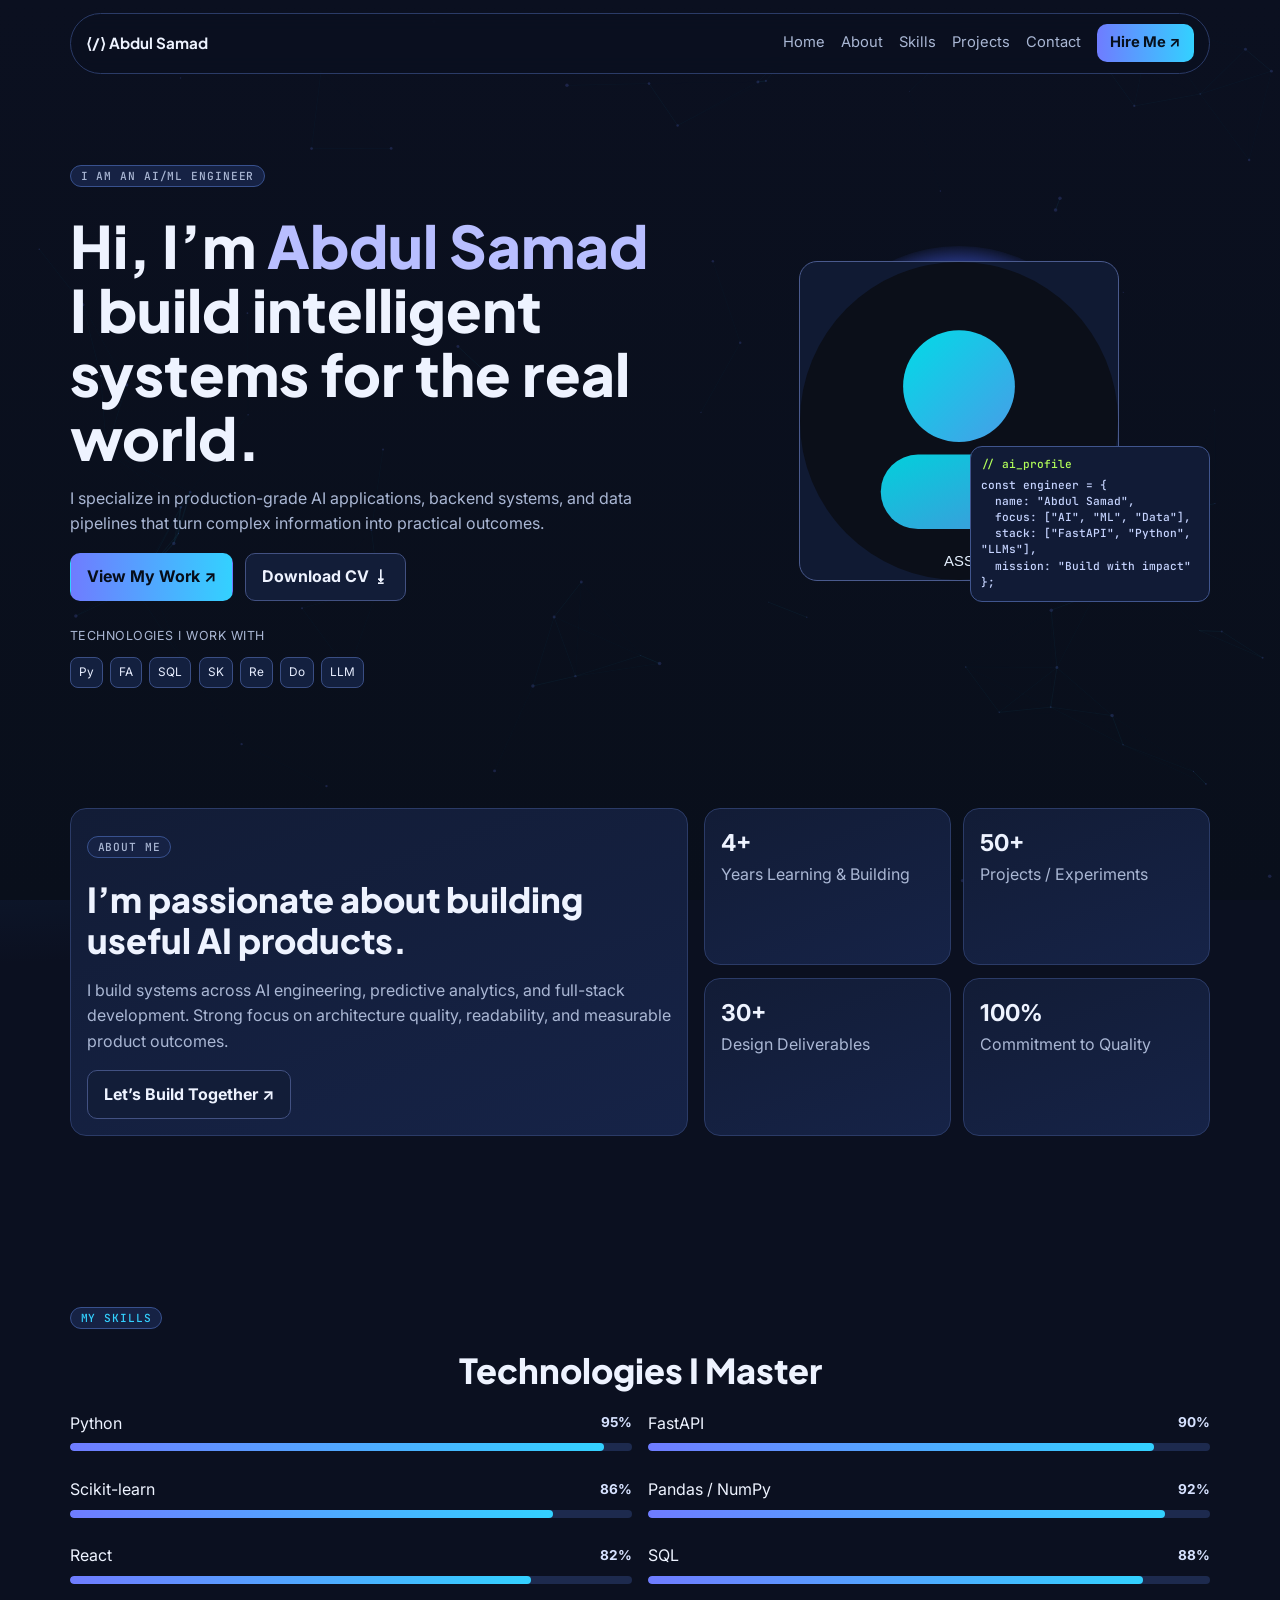
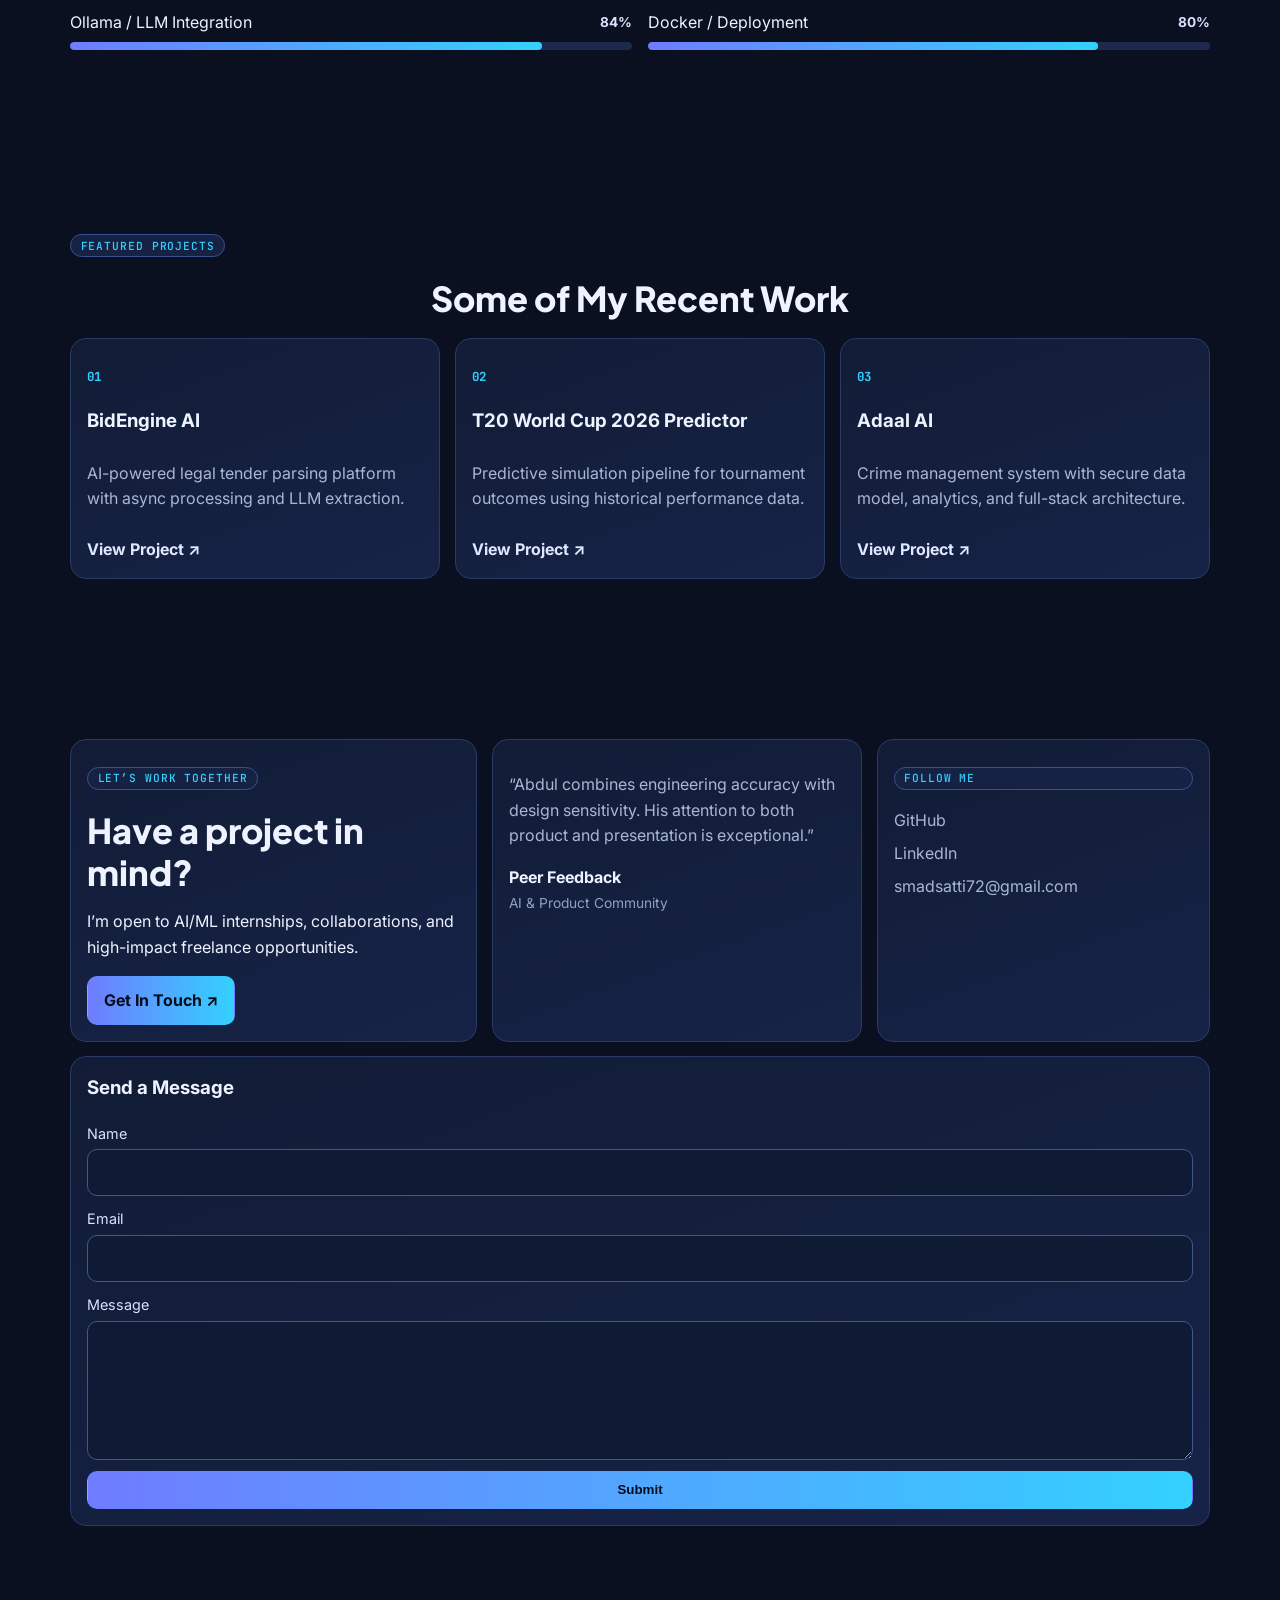
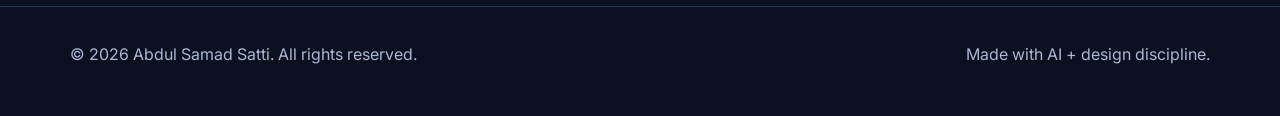
<file: index.html>
<!doctype html>
<html lang="en">
  <head>
    <meta charset="UTF-8" />
    <meta name="viewport" content="width=device-width, initial-scale=1.0" />
    <title>Abdul Samad Satti | AI/ML Engineer Portfolio</title>
    <meta
      name="description"
      content="Portfolio of Abdul Samad Satti — AI & Machine Learning Engineer, Data Scientist, and Full-Stack AI Developer."
    />
    <meta property="og:title" content="Abdul Samad Satti | AI/ML Engineer" />
    <meta
      property="og:description"
      content="Reference-inspired premium dark UI portfolio with AI engineering focus."
    />
    <meta property="og:type" content="website" />
    <meta property="og:image" content="./assets/og-image.svg" />
    <meta name="twitter:card" content="summary_large_image" />
    <meta name="theme-color" content="#0B1020" />

    <link rel="preconnect" href="https://fonts.googleapis.com" />
    <link rel="preconnect" href="https://fonts.gstatic.com" crossorigin />
    <link
      href="https://fonts.googleapis.com/css2?family=Inter:wght@400;500;600;700;800&family=Plus+Jakarta+Sans:wght@600;700;800&family=JetBrains+Mono:wght@500&display=swap"
      rel="stylesheet"
    />

    <link rel="stylesheet" href="styles.css" />
    <script defer src="script.js"></script>
  </head>
  <body>
    <div class="bg-gradient" aria-hidden="true"></div>
    <canvas id="stars" aria-hidden="true"></canvas>

    <header class="header">
      <div class="container nav-shell">
        <a href="#home" class="logo">⟨/⟩ Abdul Samad</a>

        <button id="menuBtn" class="menu-btn" aria-label="Toggle menu" aria-expanded="false">☰</button>

        <nav id="menu" class="menu" aria-label="Main navigation">
          <a href="#home">Home</a>
          <a href="#about">About</a>
          <a href="#skills">Skills</a>
          <a href="#projects">Projects</a>
          <a href="#contact">Contact</a>
          <a class="hire-btn" href="#contact">Hire Me ↗</a>
        </nav>
      </div>
    </header>

    <main id="home">
      <section class="hero section">
        <div class="container hero-grid">
          <div class="hero-copy">
            <p class="badge">I AM AN AI/ML ENGINEER</p>
            <h1>
              Hi, I’m <span>Abdul Samad</span><br />
              I build intelligent systems for the real world.
            </h1>
            <p>
              I specialize in production-grade AI applications, backend systems, and data pipelines that
              turn complex information into practical outcomes.
            </p>

            <div class="hero-actions">
              <a href="#projects" class="btn btn-solid">View My Work ↗</a>
              <a href="./assets/Abdul_Samad_Satti_Resume_OnePager.md" class="btn btn-outline" download
                >Download CV ⭳</a
              >
            </div>

            <div class="tech-row">
              <span>TECHNOLOGIES I WORK WITH</span>
              <div class="tech-icons">
                <i>Py</i><i>FA</i><i>SQL</i><i>SK</i><i>Re</i><i>Do</i><i>LLM</i>
              </div>
            </div>
          </div>

          <aside class="hero-visual">
            <div class="circle-glow"></div>
            <img src="./assets/profile.svg" alt="Abdul Samad Satti profile" class="profile" />
            <div class="code-card">
              <p>// ai_profile</p>
              <pre>
const engineer = {
  name: "Abdul Samad",
  focus: ["AI", "ML", "Data"],
  stack: ["FastAPI", "Python", "LLMs"],
  mission: "Build with impact"
};</pre
              >
            </div>
          </aside>
        </div>
      </section>

      <section id="about" class="section about">
        <div class="container about-grid">
          <article class="panel about-text">
            <p class="mini">ABOUT ME</p>
            <h2>I’m passionate about building useful AI products.</h2>
            <p>
              I build systems across AI engineering, predictive analytics, and full-stack development.
              Strong focus on architecture quality, readability, and measurable product outcomes.
            </p>
            <a href="#contact" class="btn btn-outline">Let’s Build Together ↗</a>
          </article>

          <div class="stats-grid">
            <article class="panel stat"><strong>4+</strong><span>Years Learning & Building</span></article>
            <article class="panel stat"><strong>50+</strong><span>Projects / Experiments</span></article>
            <article class="panel stat"><strong>30+</strong><span>Design Deliverables</span></article>
            <article class="panel stat"><strong>100%</strong><span>Commitment to Quality</span></article>
          </div>
        </div>
      </section>

      <section id="skills" class="section">
        <div class="container">
          <p class="mini center">MY SKILLS</p>
          <h2 class="center">Technologies I Master</h2>

          <div class="skills-grid">
            <article class="skill"><span>Python</span><b>95%</b><i style="--w:95%"></i></article>
            <article class="skill"><span>FastAPI</span><b>90%</b><i style="--w:90%"></i></article>
            <article class="skill"><span>Scikit-learn</span><b>86%</b><i style="--w:86%"></i></article>
            <article class="skill"><span>Pandas / NumPy</span><b>92%</b><i style="--w:92%"></i></article>
            <article class="skill"><span>React</span><b>82%</b><i style="--w:82%"></i></article>
            <article class="skill"><span>SQL</span><b>88%</b><i style="--w:88%"></i></article>
            <article class="skill"><span>Ollama / LLM Integration</span><b>84%</b><i style="--w:84%"></i></article>
            <article class="skill"><span>Docker / Deployment</span><b>80%</b><i style="--w:80%"></i></article>
          </div>
        </div>
      </section>

      <section id="projects" class="section">
        <div class="container">
          <p class="mini center">FEATURED PROJECTS</p>
          <h2 class="center">Some of My Recent Work</h2>

          <div class="project-grid">
            <article class="project-card panel">
              <p class="index">01</p>
              <h3>BidEngine AI</h3>
              <p>AI-powered legal tender parsing platform with async processing and LLM extraction.</p>
              <a href="https://github.com/samadsatti72-cloud/BidEngine-AI" target="_blank" rel="noreferrer"
                >View Project ↗</a
              >
            </article>

            <article class="project-card panel">
              <p class="index">02</p>
              <h3>T20 World Cup 2026 Predictor</h3>
              <p>Predictive simulation pipeline for tournament outcomes using historical performance data.</p>
              <a
                href="https://github.com/samadsatti72-cloud/T20_WORLDCUP-2026-PREDICTOR"
                target="_blank"
                rel="noreferrer"
                >View Project ↗</a
              >
            </article>

            <article class="project-card panel">
              <p class="index">03</p>
              <h3>Adaal AI</h3>
              <p>Crime management system with secure data model, analytics, and full-stack architecture.</p>
              <a href="https://github.com/samadsatti72-cloud/Adaal-AI" target="_blank" rel="noreferrer"
                >View Project ↗</a
              >
            </article>
          </div>
        </div>
      </section>

      <section id="contact" class="section contact-section">
        <div class="container contact-grid">
          <article class="panel cta-block">
            <p class="mini">LET’S WORK TOGETHER</p>
            <h2>Have a project in mind?</h2>
            <p>I’m open to AI/ML internships, collaborations, and high-impact freelance opportunities.</p>
            <a href="mailto:smadsatti72@gmail.com" class="btn btn-solid">Get In Touch ↗</a>
          </article>

          <article class="panel quote-block">
            <p>
              “Abdul combines engineering accuracy with design sensitivity. His attention to both product and
              presentation is exceptional.”
            </p>
            <div>
              <strong>Peer Feedback</strong>
              <span>AI & Product Community</span>
            </div>
          </article>

          <article class="panel follow-block">
            <p class="mini">FOLLOW ME</p>
            <a href="https://github.com/samadsatti72-cloud" target="_blank" rel="noreferrer">GitHub</a>
            <a href="https://www.linkedin.com/in/abdulsamadsatti/" target="_blank" rel="noreferrer"
              >LinkedIn</a
            >
            <a href="mailto:smadsatti72@gmail.com">smadsatti72@gmail.com</a>
          </article>
        </div>

        <div class="container form-wrap panel">
          <h3>Send a Message</h3>
          <form action="https://formspree.io/f/xblyznqr" method="POST" class="contact-form">
            <label>Name<input type="text" name="name" required /></label>
            <label>Email<input type="email" name="email" required /></label>
            <label>Message<textarea name="message" rows="5" required></textarea></label>
            <button type="submit" class="btn btn-solid">Submit</button>
          </form>
        </div>
      </section>
    </main>

    <footer class="footer">
      <div class="container foot-row">
        <p>© <span id="year"></span> Abdul Samad Satti. All rights reserved.</p>
        <p>Made with AI + design discipline.</p>
      </div>
    </footer>
  </body>
</html>
</file>
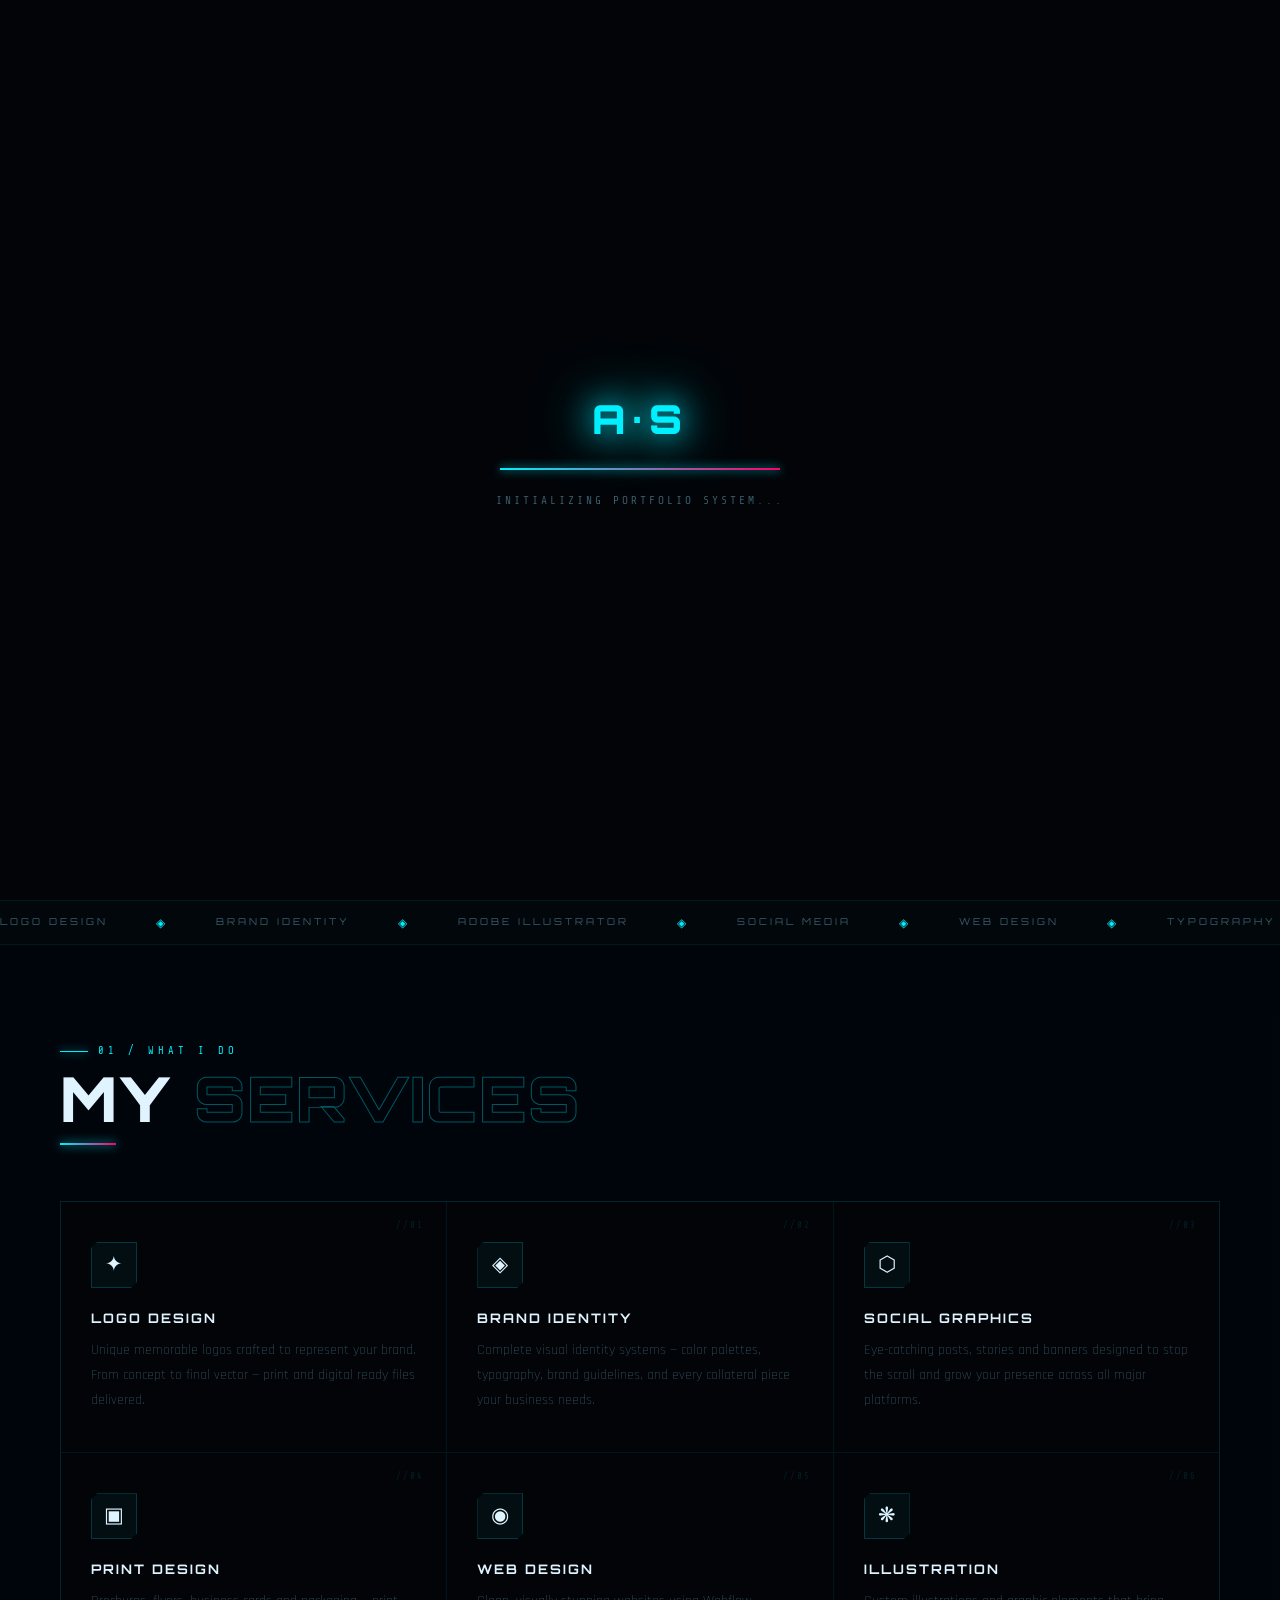
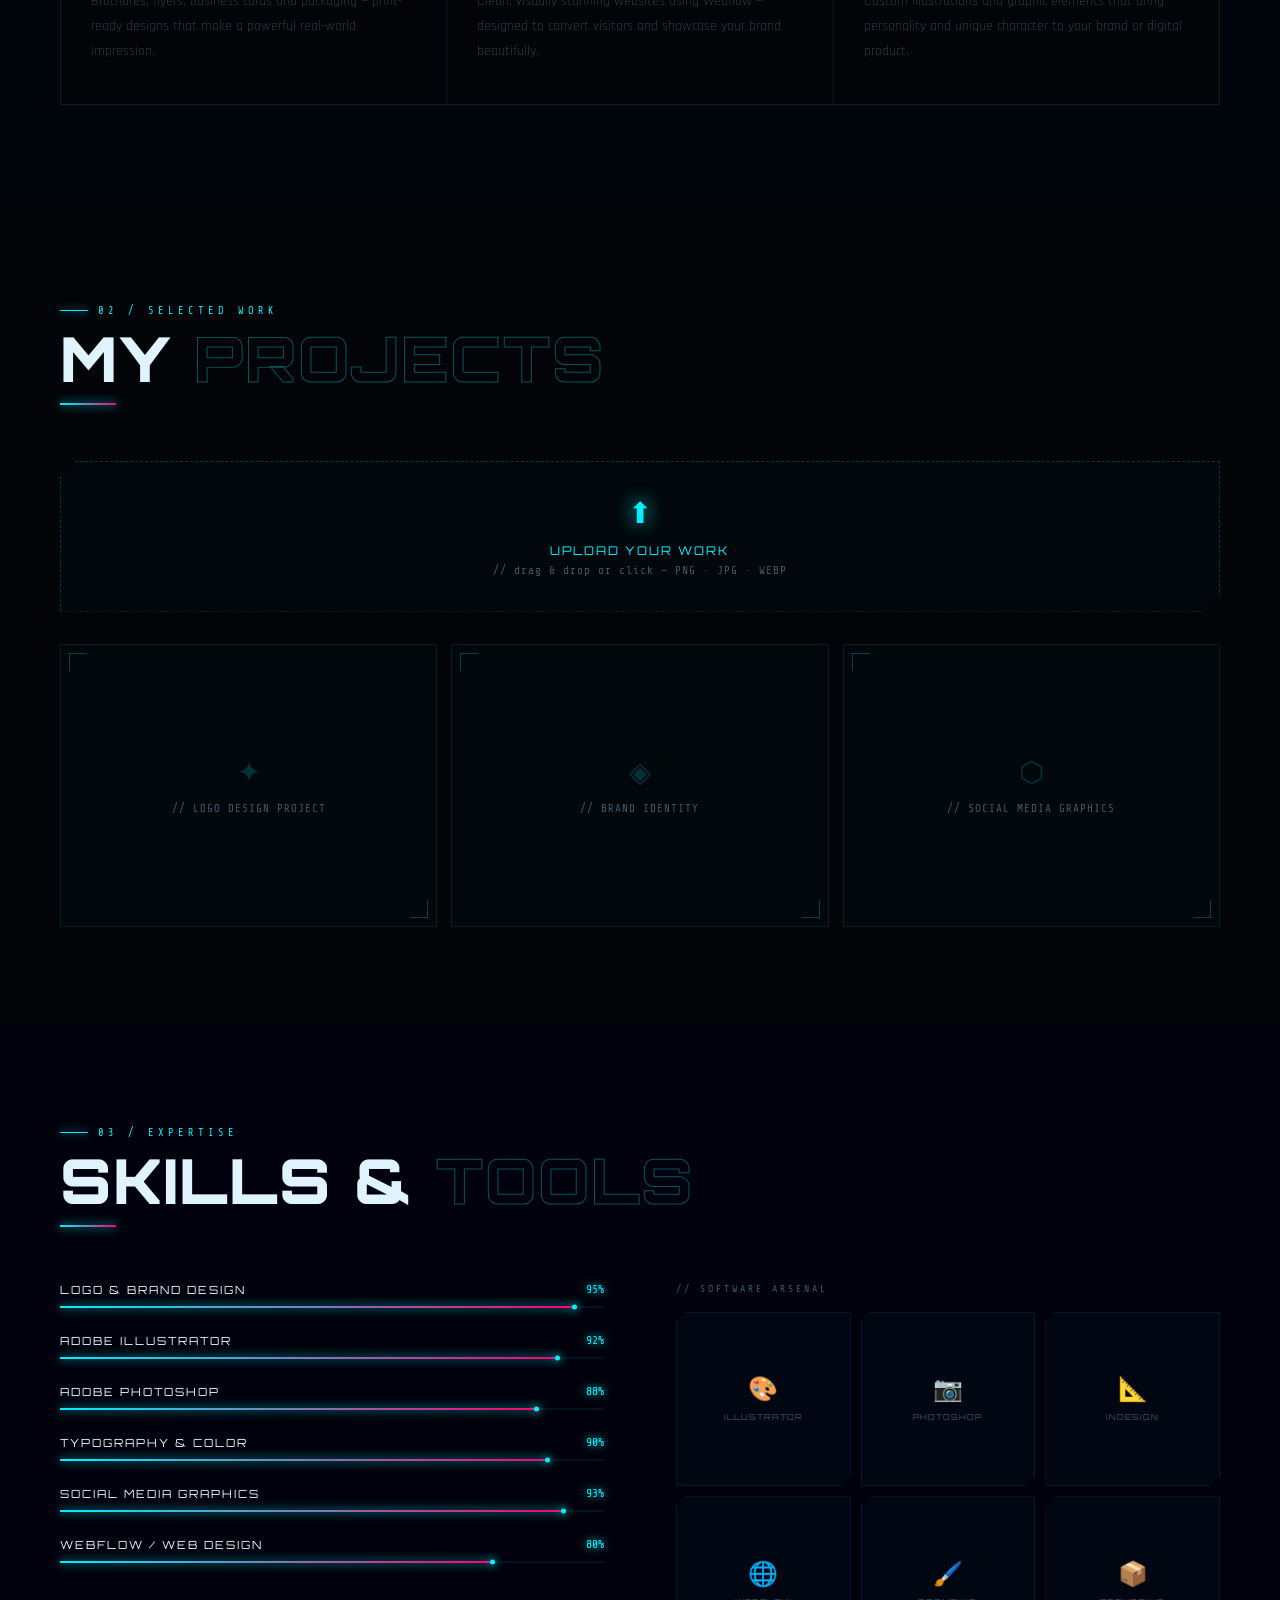
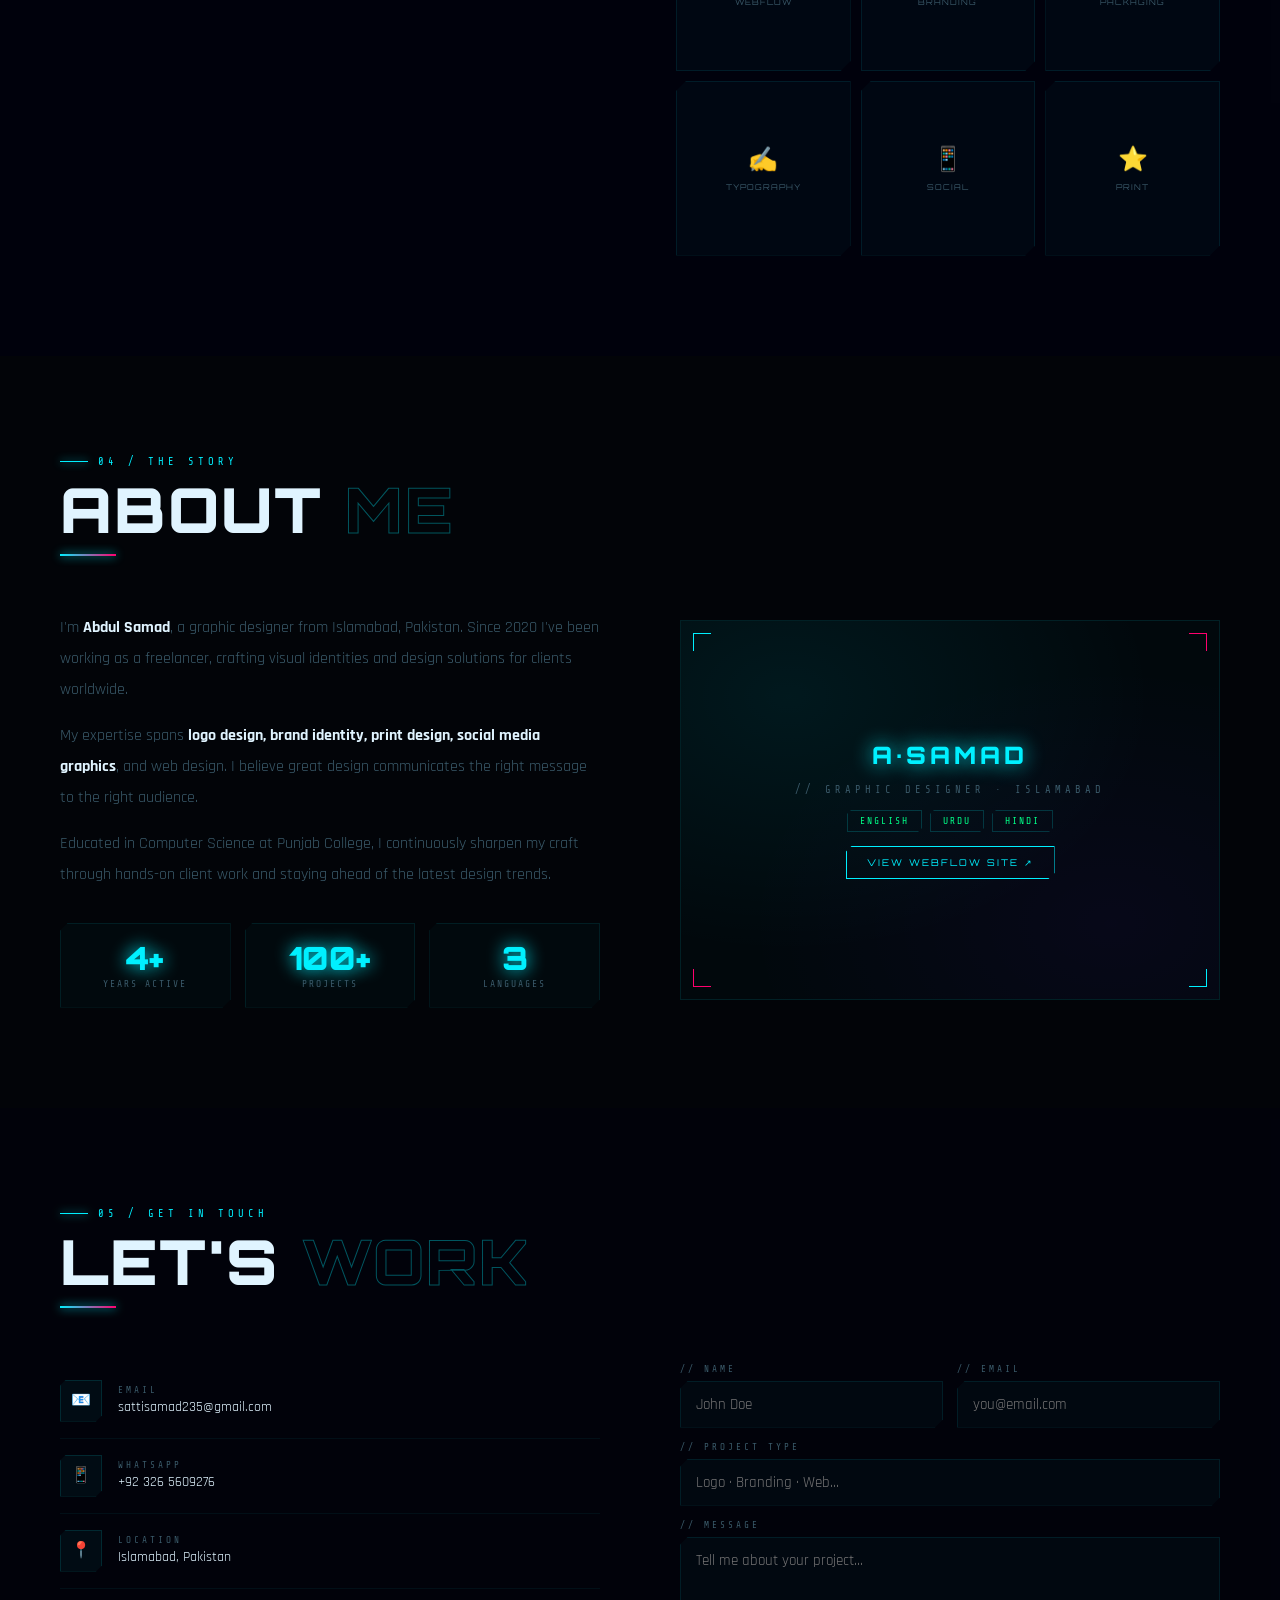
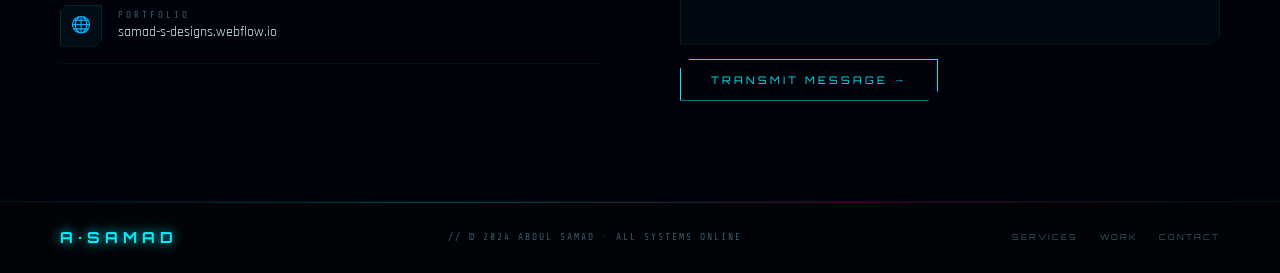
<file: abdul-samad-portfolio.html>
<!DOCTYPE html>
<html lang="en">
<head>
<meta charset="UTF-8"/>
<meta name="viewport" content="width=device-width,initial-scale=1.0"/>
<title>Abdul Samad — Visual Designer</title>
<link href="https://fonts.googleapis.com/css2?family=Orbitron:wght@400;600;700;900&family=Rajdhani:wght@300;400;500;600;700&family=Share+Tech+Mono&display=swap" rel="stylesheet"/>
<style>
:root{
  --bg:#020408;
  --c1:#00f0ff;
  --c2:#ff006e;
  --c3:#7b00ff;
  --c4:#00ff88;
  --text:#e0f4ff;
  --muted:#3a5a6a;
  --grid:rgba(0,240,255,0.04);
}
*,*::before,*::after{box-sizing:border-box;margin:0;padding:0;}
html{scroll-behavior:smooth;}
body{background:var(--bg);color:var(--text);font-family:'Rajdhani',sans-serif;overflow-x:hidden;cursor:none;}

/* CANVAS */
#particleCanvas{position:fixed;inset:0;z-index:0;pointer-events:none;}

/* GRID */
body::before{
  content:'';position:fixed;inset:0;z-index:1;
  background-image:linear-gradient(var(--grid) 1px,transparent 1px),linear-gradient(90deg,var(--grid) 1px,transparent 1px);
  background-size:60px 60px;pointer-events:none;
  mask-image:radial-gradient(ellipse 80% 80% at 50% 50%,black 40%,transparent 100%);
}

/* SCANLINES */
body::after{
  content:'';position:fixed;inset:0;z-index:2;
  background:repeating-linear-gradient(0deg,transparent,transparent 2px,rgba(0,0,0,0.025) 2px,rgba(0,0,0,0.025) 4px);
  pointer-events:none;
}

/* CURSOR */
#cur{position:fixed;top:0;left:0;z-index:9999;pointer-events:none;}
.cur-ring{position:absolute;transform:translate(-50%,-50%);width:48px;height:48px;border:1px solid rgba(0,240,255,0.5);border-radius:50%;transition:all 0.15s ease-out;}
.cur-cross{position:absolute;transform:translate(-50%,-50%);width:20px;height:20px;}
.cur-cross::before,.cur-cross::after{content:'';position:absolute;background:var(--c1);}
.cur-cross::before{width:100%;height:1px;top:50%;left:0;transform:translateY(-50%);}
.cur-cross::after{width:1px;height:100%;left:50%;top:0;transform:translateX(-50%);}
.cur-dot{position:absolute;transform:translate(-50%,-50%);width:4px;height:4px;background:var(--c1);border-radius:50%;box-shadow:0 0 8px var(--c1);}
body:has(a:hover) .cur-ring,body:has(button:hover) .cur-ring{width:66px;height:66px;border-color:var(--c2);}
body:has(a:hover) .cur-cross::before,body:has(a:hover) .cur-cross::after,
body:has(button:hover) .cur-cross::before,body:has(button:hover) .cur-cross::after{background:var(--c2);}

/* LOADER */
#loader{position:fixed;inset:0;z-index:10000;background:var(--bg);display:flex;flex-direction:column;align-items:center;justify-content:center;gap:24px;transition:opacity 0.8s,visibility 0.8s;}
#loader.done{opacity:0;visibility:hidden;}
.l-logo{font-family:'Orbitron',sans-serif;font-size:2.5rem;font-weight:900;color:var(--c1);text-shadow:0 0 30px var(--c1),0 0 60px var(--c1);letter-spacing:6px;animation:glowPulse 1.5s ease-in-out infinite;}
@keyframes glowPulse{0%,100%{text-shadow:0 0 20px var(--c1),0 0 40px var(--c1)}50%{text-shadow:0 0 50px var(--c1),0 0 100px var(--c1)}}
.l-bar-wrap{width:280px;height:2px;background:rgba(0,240,255,0.1);}
.l-bar{height:100%;background:linear-gradient(90deg,var(--c1),var(--c2));width:0%;animation:lp 2s ease-out forwards;box-shadow:0 0 10px var(--c1);}
@keyframes lp{to{width:100%}}
.l-txt{font-family:'Share Tech Mono',monospace;font-size:0.7rem;color:var(--muted);letter-spacing:3px;animation:blink 1s step-end infinite;}
@keyframes blink{0%,100%{opacity:1}50%{opacity:0.3}}

/* NAV */
nav{position:fixed;top:0;width:100%;z-index:100;display:flex;justify-content:space-between;align-items:center;padding:20px 60px;background:rgba(2,4,8,0.75);backdrop-filter:blur(20px);border-bottom:1px solid rgba(0,240,255,0.07);}
nav::after{content:'';position:absolute;bottom:0;left:0;right:0;height:1px;background:linear-gradient(90deg,transparent,var(--c1),transparent);opacity:0.3;}
.nav-logo{font-family:'Orbitron',sans-serif;font-size:1.1rem;font-weight:700;color:var(--c1);text-decoration:none;letter-spacing:4px;text-shadow:0 0 15px var(--c1);position:relative;}
.nav-logo::after{content:'[DESIGNER]';position:absolute;top:100%;left:0;font-size:0.5rem;color:var(--muted);letter-spacing:3px;margin-top:2px;}
.nav-links{display:flex;gap:32px;list-style:none;}
.nav-links a{color:var(--muted);text-decoration:none;font-size:0.65rem;letter-spacing:3px;text-transform:uppercase;font-family:'Orbitron',sans-serif;transition:color 0.3s,text-shadow 0.3s;position:relative;}
.nav-links a::before{content:attr(data-num);position:absolute;top:-14px;left:0;font-size:0.45rem;color:var(--c1);opacity:0.5;}
.nav-links a:hover{color:var(--c1);text-shadow:0 0 12px var(--c1);}
.nav-hire{font-family:'Orbitron',sans-serif;font-size:0.6rem;letter-spacing:3px;padding:10px 22px;border:1px solid var(--c1);color:var(--c1);background:transparent;cursor:none;text-decoration:none;position:relative;overflow:hidden;transition:color 0.3s;clip-path:polygon(8px 0%,100% 0%,100% calc(100% - 8px),calc(100% - 8px) 100%,0% 100%,0% 8px);}
.nav-hire::before{content:'';position:absolute;inset:0;background:var(--c1);transform:translateX(-100%);transition:transform 0.3s;}
.nav-hire:hover{color:#000;}
.nav-hire:hover::before{transform:translateX(0);}
.nav-hire span{position:relative;z-index:1;}

/* HERO */
#hero{min-height:100vh;display:flex;flex-direction:column;align-items:flex-start;justify-content:center;padding:140px 60px 80px;position:relative;overflow:hidden;}
.hc{position:absolute;width:100px;height:100px;opacity:0.5;}
.hc.tl{top:90px;left:40px;border-top:1px solid var(--c1);border-left:1px solid var(--c1);}
.hc.tr{top:90px;right:40px;border-top:1px solid var(--c2);border-right:1px solid var(--c2);}
.hc.br{bottom:40px;right:40px;border-bottom:1px solid var(--c1);border-right:1px solid var(--c1);}
.hc.bl{bottom:40px;left:40px;border-bottom:1px solid var(--c2);border-left:1px solid var(--c2);}

.hero-sys{font-family:'Share Tech Mono',monospace;font-size:0.68rem;color:var(--c4);letter-spacing:2px;margin-bottom:20px;opacity:0;animation:fadeUp 0.6s 2.5s ease both;}
.hero-sys span{color:var(--muted);}

.glitch-wrap{opacity:0;animation:fadeUp 0.7s 2.6s ease both;position:relative;}
.hero-name{font-family:'Orbitron',sans-serif;font-size:clamp(48px,8vw,115px);font-weight:900;line-height:0.9;letter-spacing:2px;color:var(--text);position:relative;animation:glitchBase 6s infinite;}
.hero-name::before,.hero-name::after{content:attr(data-text);position:absolute;top:0;left:0;width:100%;height:100%;font-family:'Orbitron',sans-serif;font-size:inherit;font-weight:900;}
.hero-name::before{color:var(--c2);animation:glitch1 6s infinite;clip-path:polygon(0 15%,100% 15%,100% 35%,0 35%);}
.hero-name::after{color:var(--c1);animation:glitch2 6s infinite;clip-path:polygon(0 60%,100% 60%,100% 80%,0 80%);}
@keyframes glitchBase{0%,88%,100%{transform:translate(0)}89%{transform:translate(-2px,1px)}91%{transform:translate(2px,-1px)}93%{transform:translate(0)}}
@keyframes glitch1{0%,88%,100%{transform:translate(0);opacity:0}89%{transform:translate(4px,-2px);opacity:0.85}91%{transform:translate(-4px,2px);opacity:0.85}93%{opacity:0}}
@keyframes glitch2{0%,88%,100%{transform:translate(0);opacity:0}89%{transform:translate(-5px,1px);opacity:0.85}91%{transform:translate(5px,-1px);opacity:0.85}93%{opacity:0}}

.hero-sub{font-family:'Orbitron',sans-serif;font-size:clamp(13px,1.8vw,20px);font-weight:400;letter-spacing:8px;color:var(--c1);text-shadow:0 0 20px var(--c1);margin-top:12px;opacity:0;animation:fadeUp 0.7s 2.8s ease both;}
.typewriter-wrap{margin-top:28px;font-family:'Share Tech Mono',monospace;font-size:0.95rem;color:var(--muted);letter-spacing:2px;opacity:0;animation:fadeUp 0.6s 3s ease both;}
#typeText{color:var(--c4);}
.cblink{display:inline-block;width:2px;height:1em;background:var(--c1);vertical-align:middle;margin-left:3px;animation:blink 0.8s step-end infinite;}

.hero-metrics{display:flex;gap:36px;margin-top:48px;opacity:0;animation:fadeUp 0.7s 3.2s ease both;flex-wrap:wrap;}
.metric{padding:18px 26px;background:rgba(0,240,255,0.03);border:1px solid rgba(0,240,255,0.12);clip-path:polygon(12px 0%,100% 0%,100% calc(100% - 12px),calc(100% - 12px) 100%,0% 100%,0% 12px);transition:background 0.3s,border-color 0.3s;}
.metric:hover{background:rgba(0,240,255,0.07);border-color:rgba(0,240,255,0.35);}
.metric-num{font-family:'Orbitron',sans-serif;font-size:1.9rem;font-weight:900;color:var(--c1);text-shadow:0 0 20px var(--c1);line-height:1;}
.metric-label{font-size:0.62rem;letter-spacing:2px;color:var(--muted);margin-top:4px;text-transform:uppercase;font-family:'Share Tech Mono',monospace;}

.hero-cta{display:flex;gap:16px;margin-top:36px;flex-wrap:wrap;opacity:0;animation:fadeUp 0.6s 3.4s ease both;}
.btn-neon{font-family:'Orbitron',sans-serif;font-size:0.65rem;letter-spacing:3px;padding:13px 30px;background:transparent;border:1px solid var(--c1);color:var(--c1);text-decoration:none;cursor:none;position:relative;overflow:hidden;clip-path:polygon(10px 0%,100% 0%,100% calc(100% - 10px),calc(100% - 10px) 100%,0% 100%,0% 10px);transition:color 0.3s;display:inline-block;}
.btn-neon::before{content:'';position:absolute;inset:0;background:linear-gradient(135deg,var(--c1),var(--c3));transform:translateX(-100%);transition:transform 0.35s ease;}
.btn-neon:hover{color:#000;}
.btn-neon:hover::before{transform:translateX(0);}
.btn-neon span{position:relative;z-index:1;}
.btn-ghost2{font-family:'Orbitron',sans-serif;font-size:0.65rem;letter-spacing:3px;padding:13px 30px;border:1px solid rgba(255,255,255,0.09);color:var(--muted);text-decoration:none;cursor:none;display:inline-block;transition:border-color 0.3s,color 0.3s;clip-path:polygon(10px 0%,100% 0%,100% calc(100% - 10px),calc(100% - 10px) 100%,0% 100%,0% 10px);}
.btn-ghost2:hover{border-color:var(--c2);color:var(--c2);}

/* MARQUEE */
.mq{border-top:1px solid rgba(0,240,255,0.07);border-bottom:1px solid rgba(0,240,255,0.07);overflow:hidden;padding:14px 0;background:rgba(0,240,255,0.015);position:relative;z-index:3;}
.mq-track{display:flex;gap:48px;animation:marquee 22s linear infinite;white-space:nowrap;}
.mq-track span{font-family:'Orbitron',sans-serif;font-size:0.6rem;letter-spacing:3px;color:var(--muted);text-transform:uppercase;}
.mq-track .sep{color:var(--c1);font-size:0.75rem;}
@keyframes marquee{from{transform:translateX(0)}to{transform:translateX(-50%)}}

/* SECTIONS */
section{padding:100px 60px;position:relative;z-index:3;}
.sec-head{margin-bottom:56px;}
.sec-tag{font-family:'Share Tech Mono',monospace;font-size:0.65rem;color:var(--c1);letter-spacing:4px;margin-bottom:10px;display:flex;align-items:center;gap:10px;}
.sec-tag::before{content:'';width:28px;height:1px;background:var(--c1);box-shadow:0 0 8px var(--c1);}
.sec-title{font-family:'Orbitron',sans-serif;font-size:clamp(34px,5vw,62px);font-weight:900;line-height:1;letter-spacing:2px;}
.sec-title .hollow{-webkit-text-stroke:1px rgba(0,240,255,0.35);color:transparent;}
.sec-line{width:56px;height:2px;background:linear-gradient(90deg,var(--c1),var(--c2));margin-top:14px;box-shadow:0 0 10px var(--c1);}

/* SERVICES */
#services{background:rgba(0,8,16,0.6);}
.svc-grid{display:grid;grid-template-columns:repeat(3,1fr);gap:1px;background:rgba(0,240,255,0.07);border:1px solid rgba(0,240,255,0.07);}
.svc{background:var(--bg);padding:40px 30px;position:relative;overflow:hidden;transition:background 0.4s;}
.svc::before{content:'';position:absolute;top:0;left:0;right:0;height:1px;background:linear-gradient(90deg,transparent,var(--c1),transparent);transform:scaleX(0);transform-origin:left;transition:transform 0.5s;box-shadow:0 0 8px var(--c1);}
.svc::after{content:attr(data-num);position:absolute;top:18px;right:22px;font-family:'Share Tech Mono',monospace;font-size:0.55rem;color:rgba(0,240,255,0.12);letter-spacing:2px;}
.svc:hover{background:rgba(0,240,255,0.035);}
.svc:hover::before{transform:scaleX(1);}
.svc-icon{width:46px;height:46px;margin-bottom:22px;border:1px solid rgba(0,240,255,0.18);display:flex;align-items:center;justify-content:center;font-size:1.3rem;clip-path:polygon(6px 0%,100% 0%,100% calc(100% - 6px),calc(100% - 6px) 100%,0% 100%,0% 6px);background:rgba(0,240,255,0.04);transition:all 0.3s;}
.svc:hover .svc-icon{background:rgba(0,240,255,0.1);border-color:var(--c1);box-shadow:0 0 18px rgba(0,240,255,0.18);}
.svc-title{font-family:'Orbitron',sans-serif;font-size:0.82rem;font-weight:700;letter-spacing:2px;margin-bottom:12px;}
.svc-desc{color:var(--muted);font-size:0.86rem;line-height:1.8;font-weight:300;}

/* PORTFOLIO */
#portfolio{}
.upload-zone{border:1px dashed rgba(0,240,255,0.22);padding:34px;text-align:center;transition:all 0.3s;cursor:pointer;margin-bottom:32px;background:rgba(0,240,255,0.015);position:relative;clip-path:polygon(16px 0%,100% 0%,100% calc(100% - 16px),calc(100% - 16px) 100%,0% 100%,0% 16px);}
.upload-zone:hover,.upload-zone.drag-over{border-color:var(--c1);background:rgba(0,240,255,0.05);box-shadow:inset 0 0 30px rgba(0,240,255,0.04);}
.upload-zone input[type=file]{position:absolute;inset:0;opacity:0;cursor:pointer;width:100%;height:100%;}
.upload-icon{font-size:1.8rem;margin-bottom:10px;color:var(--c1);text-shadow:0 0 20px var(--c1);}
.upload-text{font-family:'Orbitron',sans-serif;font-size:0.75rem;letter-spacing:2px;color:var(--c1);margin-bottom:6px;}
.upload-sub{color:var(--muted);font-size:0.7rem;letter-spacing:1px;font-family:'Share Tech Mono',monospace;}
.p-grid{display:grid;grid-template-columns:repeat(auto-fill,minmax(290px,1fr));gap:14px;}
.p-item{position:relative;aspect-ratio:4/3;background:rgba(0,240,255,0.02);border:1px solid rgba(0,240,255,0.09);overflow:hidden;transition:border-color 0.3s,box-shadow 0.3s;cursor:none;}
.p-item:hover{border-color:rgba(0,240,255,0.35);box-shadow:0 0 25px rgba(0,240,255,0.08);}
.p-item img{width:100%;height:100%;object-fit:cover;display:block;transition:transform 0.6s ease;}
.p-item:hover img{transform:scale(1.07);}
.p-overlay{position:absolute;inset:0;background:linear-gradient(to top,rgba(2,4,8,0.95) 0%,rgba(2,4,8,0.3) 50%,transparent 100%);opacity:0;transition:opacity 0.4s;display:flex;flex-direction:column;justify-content:flex-end;padding:22px;}
.p-item:hover .p-overlay{opacity:1;}
.p-scan{position:absolute;top:0;left:0;right:0;height:1px;background:linear-gradient(90deg,transparent,var(--c1),transparent);box-shadow:0 0 8px var(--c1);transform:translateY(-100%);}
.p-item:hover .p-scan{animation:scanLine 0.9s ease-out forwards;}
@keyframes scanLine{0%{transform:translateY(0%);opacity:1}100%{transform:translateY(3500%);opacity:0}}
.p-title{font-family:'Orbitron',sans-serif;font-size:0.8rem;letter-spacing:2px;font-weight:700;}
.p-cat{color:var(--c1);font-size:0.6rem;letter-spacing:3px;margin-top:4px;font-family:'Share Tech Mono',monospace;}
.p-del{position:absolute;top:10px;right:10px;background:rgba(255,0,110,0.85);border:none;width:24px;height:24px;color:white;font-size:0.65rem;cursor:pointer;display:none;align-items:center;justify-content:center;clip-path:polygon(4px 0%,100% 0%,100% calc(100% - 4px),calc(100% - 4px) 100%,0% 100%,0% 4px);}
.p-item:hover .p-del{display:flex;}
.p-placeholder{display:flex;flex-direction:column;align-items:center;justify-content:center;height:100%;gap:10px;padding:20px;text-align:center;}
.ph-icon{font-size:1.8rem;color:rgba(0,240,255,0.18);}
.ph-txt{color:var(--muted);font-size:0.68rem;font-family:'Share Tech Mono',monospace;letter-spacing:1px;}
.ph-b{position:absolute;inset:0;pointer-events:none;}
.ph-b::before{content:'';position:absolute;top:8px;left:8px;width:18px;height:18px;border-top:1px solid rgba(0,240,255,0.25);border-left:1px solid rgba(0,240,255,0.25);}
.ph-b::after{content:'';position:absolute;bottom:8px;right:8px;width:18px;height:18px;border-bottom:1px solid rgba(0,240,255,0.25);border-right:1px solid rgba(0,240,255,0.25);}

/* SKILLS */
#skills{background:rgba(0,0,18,0.55);}
.sk-layout{display:grid;grid-template-columns:1fr 1fr;gap:72px;align-items:start;}
.skill-item{margin-bottom:26px;}
.skill-head{display:flex;justify-content:space-between;align-items:center;margin-bottom:9px;}
.skill-name{font-family:'Orbitron',sans-serif;font-size:0.7rem;letter-spacing:2px;}
.skill-val{font-family:'Share Tech Mono',monospace;font-size:0.72rem;color:var(--c1);text-shadow:0 0 8px var(--c1);}
.skill-track{height:2px;background:rgba(0,240,255,0.07);position:relative;}
.skill-fill{height:100%;background:linear-gradient(90deg,var(--c1),var(--c2));transform:scaleX(0);transform-origin:left;transition:transform 1.5s cubic-bezier(0.16,1,0.3,1);box-shadow:0 0 10px var(--c1);position:relative;}
.skill-fill::after{content:'';position:absolute;right:0;top:50%;transform:translateY(-50%);width:5px;height:5px;background:var(--c1);border-radius:50%;box-shadow:0 0 10px var(--c1);}
.skill-fill.on{transform:scaleX(1);}
.hex-grid{display:grid;grid-template-columns:repeat(3,1fr);gap:10px;}
.hex-tool{aspect-ratio:1;display:flex;flex-direction:column;align-items:center;justify-content:center;gap:7px;background:rgba(0,240,255,0.025);border:1px solid rgba(0,240,255,0.09);clip-path:polygon(10px 0%,100% 0%,100% calc(100% - 10px),calc(100% - 10px) 100%,0% 100%,0% 10px);cursor:none;transition:all 0.3s;position:relative;overflow:hidden;}
.hex-tool::before{content:'';position:absolute;inset:0;background:linear-gradient(135deg,var(--c1),var(--c3));opacity:0;transition:opacity 0.3s;}
.hex-tool:hover{border-color:var(--c1);box-shadow:0 0 18px rgba(0,240,255,0.12);}
.hex-tool:hover::before{opacity:0.07;}
.hex-tool span:first-child{font-size:1.5rem;position:relative;z-index:1;}
.hex-tool span:last-child{font-family:'Orbitron',sans-serif;font-size:0.5rem;letter-spacing:1px;color:var(--muted);text-align:center;position:relative;z-index:1;line-height:1.3;}
.hex-tool:hover span:last-child{color:var(--c1);}

/* ABOUT */
#about{}
.ab-layout{display:grid;grid-template-columns:1fr 1fr;gap:80px;align-items:center;}
.about-text p{color:var(--muted);line-height:2;margin-bottom:14px;font-size:0.98rem;}
.about-text p strong{color:var(--text);}
.ab-stats{display:grid;grid-template-columns:repeat(3,1fr);gap:14px;margin-top:32px;}
.a-stat{padding:18px 14px;text-align:center;background:rgba(0,240,255,0.025);border:1px solid rgba(0,240,255,0.09);clip-path:polygon(8px 0%,100% 0%,100% calc(100% - 8px),calc(100% - 8px) 100%,0% 100%,0% 8px);transition:background 0.3s,border-color 0.3s;}
.a-stat:hover{background:rgba(0,240,255,0.07);border-color:rgba(0,240,255,0.3);}
.a-num{font-family:'Orbitron',sans-serif;font-size:2rem;font-weight:900;color:var(--c1);text-shadow:0 0 18px var(--c1);line-height:1;}
.a-label{color:var(--muted);font-size:0.6rem;letter-spacing:2px;margin-top:5px;text-transform:uppercase;font-family:'Share Tech Mono',monospace;}

.holo-card{position:relative;height:380px;background:rgba(0,240,255,0.018);border:1px solid rgba(0,240,255,0.1);display:flex;flex-direction:column;align-items:center;justify-content:center;gap:14px;overflow:hidden;transition:transform 0.1s ease;}
.holo-card::before{content:'';position:absolute;inset:0;background:radial-gradient(ellipse at 20% 20%,rgba(0,240,255,0.07) 0%,transparent 60%),radial-gradient(ellipse at 80% 80%,rgba(123,0,255,0.05) 0%,transparent 60%);animation:holoPulse 4s ease-in-out infinite;}
@keyframes holoPulse{0%,100%{opacity:0.6}50%{opacity:1}}
.holo-card::after{content:'';position:absolute;top:0;left:-100%;width:60%;height:100%;background:linear-gradient(90deg,transparent,rgba(0,240,255,0.05),transparent);animation:holoSheen 4s linear infinite;}
@keyframes holoSheen{to{left:200%}}
.holo-corner{position:absolute;width:18px;height:18px;}
.holo-corner.tl{top:12px;left:12px;border-top:1px solid var(--c1);border-left:1px solid var(--c1);}
.holo-corner.br{bottom:12px;right:12px;border-bottom:1px solid var(--c1);border-right:1px solid var(--c1);}
.holo-corner.tr{top:12px;right:12px;border-top:1px solid var(--c2);border-right:1px solid var(--c2);}
.holo-corner.bl{bottom:12px;left:12px;border-bottom:1px solid var(--c2);border-left:1px solid var(--c2);}
.holo-name{font-family:'Orbitron',sans-serif;font-size:1.5rem;font-weight:900;color:var(--c1);text-shadow:0 0 20px var(--c1);letter-spacing:4px;position:relative;z-index:1;animation:glowPulse 3s ease-in-out infinite;}
.holo-role{font-family:'Share Tech Mono',monospace;font-size:0.65rem;color:var(--muted);letter-spacing:4px;position:relative;z-index:1;}
.holo-langs{display:flex;gap:8px;flex-wrap:wrap;justify-content:center;position:relative;z-index:1;}
.hlang{font-family:'Share Tech Mono',monospace;font-size:0.6rem;letter-spacing:2px;padding:5px 12px;border:1px solid rgba(0,240,255,0.18);color:var(--c4);clip-path:polygon(4px 0%,100% 0%,100% calc(100% - 4px),calc(100% - 4px) 100%,0% 100%,0% 4px);}
.holo-link{font-family:'Orbitron',sans-serif;font-size:0.58rem;letter-spacing:2px;padding:10px 20px;border:1px solid var(--c1);color:var(--c1);text-decoration:none;position:relative;z-index:1;transition:background 0.3s;clip-path:polygon(6px 0%,100% 0%,100% calc(100% - 6px),calc(100% - 6px) 100%,0% 100%,0% 6px);}
.holo-link:hover{background:rgba(0,240,255,0.12);}

/* CONTACT */
#contact{background:rgba(0,0,16,0.4);}
.ct-layout{display:grid;grid-template-columns:1fr 1fr;gap:80px;}
.c-item{display:flex;align-items:center;gap:16px;padding:16px 0;border-bottom:1px solid rgba(0,240,255,0.05);}
.c-icon-box{width:42px;height:42px;flex-shrink:0;background:rgba(0,240,255,0.04);border:1px solid rgba(0,240,255,0.12);display:flex;align-items:center;justify-content:center;font-size:1rem;clip-path:polygon(6px 0%,100% 0%,100% calc(100% - 6px),calc(100% - 6px) 100%,0% 100%,0% 6px);transition:all 0.3s;}
.c-item:hover .c-icon-box{background:rgba(0,240,255,0.1);border-color:var(--c1);box-shadow:0 0 14px rgba(0,240,255,0.18);}
.c-lbl{font-family:'Share Tech Mono',monospace;font-size:0.58rem;letter-spacing:3px;color:var(--muted);text-transform:uppercase;}
.c-val{font-size:0.9rem;margin-top:3px;}
.c-val a{color:var(--text);text-decoration:none;transition:color 0.3s;}
.c-val a:hover{color:var(--c1);}
.cform{display:flex;flex-direction:column;gap:14px;}
.fg{display:flex;flex-direction:column;gap:7px;}
.fg label{font-family:'Share Tech Mono',monospace;font-size:0.58rem;letter-spacing:3px;color:var(--muted);}
.fg input,.fg textarea{background:rgba(0,240,255,0.025);border:1px solid rgba(0,240,255,0.09);padding:13px 15px;color:var(--text);font-family:'Rajdhani',sans-serif;font-size:0.95rem;outline:none;resize:none;transition:border-color 0.3s,box-shadow 0.3s;clip-path:polygon(8px 0%,100% 0%,100% calc(100% - 8px),calc(100% - 8px) 100%,0% 100%,0% 8px);}
.fg input:focus,.fg textarea:focus{border-color:rgba(0,240,255,0.35);box-shadow:0 0 18px rgba(0,240,255,0.06);}
.fg textarea{height:108px;}
.frow{display:grid;grid-template-columns:1fr 1fr;gap:14px;}
.sbtn{font-family:'Orbitron',sans-serif;font-size:0.65rem;letter-spacing:3px;padding:13px 30px;align-self:flex-start;background:transparent;border:1px solid var(--c1);color:var(--c1);cursor:pointer;position:relative;overflow:hidden;clip-path:polygon(10px 0%,100% 0%,100% calc(100% - 10px),calc(100% - 10px) 100%,0% 100%,0% 10px);transition:color 0.3s;}
.sbtn::before{content:'';position:absolute;inset:0;background:linear-gradient(135deg,var(--c1),var(--c3));transform:translateX(-100%);transition:transform 0.35s;}
.sbtn:hover{color:#000;}
.sbtn:hover::before{transform:translateX(0);}
.sbtn span{position:relative;z-index:1;}
.form-ok{display:none;padding:28px;text-align:center;font-family:'Share Tech Mono',monospace;font-size:0.85rem;letter-spacing:2px;color:var(--c4);border:1px solid rgba(0,255,136,0.18);clip-path:polygon(10px 0%,100% 0%,100% calc(100% - 10px),calc(100% - 10px) 100%,0% 100%,0% 10px);}

/* FOOTER */
footer{padding:26px 60px;border-top:1px solid rgba(0,240,255,0.07);display:flex;justify-content:space-between;align-items:center;flex-wrap:wrap;gap:14px;position:relative;z-index:3;background:rgba(2,4,8,0.8);}
footer::before{content:'';position:absolute;top:0;left:0;right:0;height:1px;background:linear-gradient(90deg,transparent,var(--c1),var(--c2),transparent);opacity:0.25;}
.f-logo{font-family:'Orbitron',sans-serif;font-size:0.95rem;font-weight:700;letter-spacing:5px;color:var(--c1);text-shadow:0 0 12px var(--c1);}
.f-copy{font-family:'Share Tech Mono',monospace;font-size:0.6rem;color:var(--muted);letter-spacing:2px;}
.f-links{display:flex;gap:22px;}
.f-links a{font-family:'Orbitron',sans-serif;font-size:0.5rem;letter-spacing:2px;color:var(--muted);text-decoration:none;text-transform:uppercase;transition:color 0.3s;}
.f-links a:hover{color:var(--c1);}

/* REVEAL */
.reveal{opacity:0;transform:translateY(36px);transition:opacity 0.9s ease,transform 0.9s ease;}
.reveal.on{opacity:1;transform:translateY(0);}

@media(max-width:900px){
  nav{padding:18px 20px;} .nav-links{display:none;}
  #hero{padding:120px 20px 60px;} section{padding:70px 20px;}
  .svc-grid{grid-template-columns:1fr;} .sk-layout{grid-template-columns:1fr;}
  .ab-layout{grid-template-columns:1fr;} .ct-layout{grid-template-columns:1fr;}
  .hc{display:none;} footer{padding:20px;flex-direction:column;text-align:center;}
}
@keyframes fadeUp{from{opacity:0;transform:translateY(28px)}to{opacity:1;transform:translateY(0)}}
</style>
</head>
<body>

<!-- LOADER -->
<div id="loader">
  <div class="l-logo">A·S</div>
  <div class="l-bar-wrap"><div class="l-bar"></div></div>
  <div class="l-txt">INITIALIZING PORTFOLIO SYSTEM...</div>
</div>

<!-- PARTICLE CANVAS -->
<canvas id="particleCanvas"></canvas>

<!-- CURSOR -->
<div id="cur">
  <div class="cur-ring" id="cRing"></div>
  <div class="cur-cross" id="cCross"></div>
  <div class="cur-dot" id="cDot"></div>
</div>

<!-- NAV -->
<nav>
  <a href="#hero" class="nav-logo">SAMAD</a>
  <ul class="nav-links">
    <li><a href="#services" data-num="01">Services</a></li>
    <li><a href="#portfolio" data-num="02">Work</a></li>
    <li><a href="#skills" data-num="03">Skills</a></li>
    <li><a href="#about" data-num="04">About</a></li>
    <li><a href="#contact" data-num="05">Contact</a></li>
  </ul>
  <a href="#contact" class="nav-hire"><span>HIRE ME</span></a>
</nav>

<!-- HERO -->
<section id="hero">
  <div class="hc tl"></div><div class="hc tr"></div>
  <div class="hc br"></div><div class="hc bl"></div>
  <div class="hero-sys"><span>SYS://</span>PORTFOLIO_V3.0 &nbsp;|&nbsp; <span>STATUS:</span> ONLINE &nbsp;|&nbsp; <span>LOC:</span> ISLAMABAD·PK</div>
  <div class="glitch-wrap">
    <h1 class="hero-name" data-text="ABDUL SAMAD">ABDUL SAMAD</h1>
  </div>
  <div class="hero-sub">GRAPHIC · DESIGNER · CREATIVE</div>
  <div class="typewriter-wrap">&gt;&nbsp;<span id="typeText"></span><span class="cblink"></span></div>
  <div class="hero-metrics">
    <div class="metric"><div class="metric-num" data-count="4" data-suffix="+">0</div><div class="metric-label">Years Active</div></div>
    <div class="metric"><div class="metric-num" data-count="100" data-suffix="+">0</div><div class="metric-label">Projects Done</div></div>
    <div class="metric"><div class="metric-num" data-count="3" data-suffix="">0</div><div class="metric-label">Languages</div></div>
    <div class="metric"><div class="metric-num" data-count="5" data-suffix="★">0</div><div class="metric-label">Rating</div></div>
  </div>
  <div class="hero-cta">
    <a href="#portfolio" class="btn-neon"><span>VIEW WORK</span></a>
    <a href="#contact" class="btn-ghost2">CONTACT ME</a>
  </div>
</section>

<!-- MARQUEE -->
<div class="mq">
  <div class="mq-track">
    <span>Logo Design</span><span class="sep">◈</span><span>Brand Identity</span><span class="sep">◈</span><span>Adobe Illustrator</span><span class="sep">◈</span><span>Social Media</span><span class="sep">◈</span><span>Web Design</span><span class="sep">◈</span><span>Typography</span><span class="sep">◈</span><span>Print Design</span><span class="sep">◈</span><span>Packaging</span><span class="sep">◈</span><span>Photoshop</span><span class="sep">◈</span><span>Webflow</span><span class="sep">◈</span>
    <span>Logo Design</span><span class="sep">◈</span><span>Brand Identity</span><span class="sep">◈</span><span>Adobe Illustrator</span><span class="sep">◈</span><span>Social Media</span><span class="sep">◈</span><span>Web Design</span><span class="sep">◈</span><span>Typography</span><span class="sep">◈</span><span>Print Design</span><span class="sep">◈</span><span>Packaging</span><span class="sep">◈</span><span>Photoshop</span><span class="sep">◈</span><span>Webflow</span><span class="sep">◈</span>
  </div>
</div>

<!-- SERVICES -->
<section id="services">
  <div class="sec-head reveal">
    <div class="sec-tag">01 / WHAT I DO</div>
    <div class="sec-title">MY <span class="hollow">SERVICES</span></div>
    <div class="sec-line"></div>
  </div>
  <div class="svc-grid reveal">
    <div class="svc" data-num="//01"><div class="svc-icon">✦</div><div class="svc-title">LOGO DESIGN</div><div class="svc-desc">Unique memorable logos crafted to represent your brand. From concept to final vector — print and digital ready files delivered.</div></div>
    <div class="svc" data-num="//02"><div class="svc-icon">◈</div><div class="svc-title">BRAND IDENTITY</div><div class="svc-desc">Complete visual identity systems — color palettes, typography, brand guidelines, and every collateral piece your business needs.</div></div>
    <div class="svc" data-num="//03"><div class="svc-icon">⬡</div><div class="svc-title">SOCIAL GRAPHICS</div><div class="svc-desc">Eye-catching posts, stories and banners designed to stop the scroll and grow your presence across all major platforms.</div></div>
    <div class="svc" data-num="//04"><div class="svc-icon">▣</div><div class="svc-title">PRINT DESIGN</div><div class="svc-desc">Brochures, flyers, business cards and packaging — print-ready designs that make a powerful real-world impression.</div></div>
    <div class="svc" data-num="//05"><div class="svc-icon">◉</div><div class="svc-title">WEB DESIGN</div><div class="svc-desc">Clean, visually stunning websites using Webflow — designed to convert visitors and showcase your brand beautifully.</div></div>
    <div class="svc" data-num="//06"><div class="svc-icon">❋</div><div class="svc-title">ILLUSTRATION</div><div class="svc-desc">Custom illustrations and graphic elements that bring personality and unique character to your brand or digital product.</div></div>
  </div>
</section>

<!-- PORTFOLIO -->
<section id="portfolio">
  <div class="sec-head reveal">
    <div class="sec-tag">02 / SELECTED WORK</div>
    <div class="sec-title">MY <span class="hollow">PROJECTS</span></div>
    <div class="sec-line"></div>
  </div>
  <div class="upload-zone reveal" id="uploadZone">
    <input type="file" id="fileInput" accept="image/*" multiple/>
    <div class="upload-icon">⬆</div>
    <div class="upload-text">UPLOAD YOUR WORK</div>
    <div class="upload-sub">// drag & drop or click — PNG · JPG · WEBP</div>
  </div>
  <div class="p-grid" id="pgrid">
    <div class="p-item" id="ph1"><div class="ph-b"></div><div class="p-placeholder"><div class="ph-icon">✦</div><div class="ph-txt">// LOGO DESIGN PROJECT</div></div></div>
    <div class="p-item" id="ph2"><div class="ph-b"></div><div class="p-placeholder"><div class="ph-icon">◈</div><div class="ph-txt">// BRAND IDENTITY</div></div></div>
    <div class="p-item" id="ph3"><div class="ph-b"></div><div class="p-placeholder"><div class="ph-icon">⬡</div><div class="ph-txt">// SOCIAL MEDIA GRAPHICS</div></div></div>
  </div>
</section>

<!-- SKILLS -->
<section id="skills">
  <div class="sec-head reveal">
    <div class="sec-tag">03 / EXPERTISE</div>
    <div class="sec-title">SKILLS &amp; <span class="hollow">TOOLS</span></div>
    <div class="sec-line"></div>
  </div>
  <div class="sk-layout">
    <div id="skillsCol" class="reveal">
      <div class="skill-item"><div class="skill-head"><span class="skill-name">LOGO & BRAND DESIGN</span><span class="skill-val">95%</span></div><div class="skill-track"><div class="skill-fill" style="width:95%"></div></div></div>
      <div class="skill-item"><div class="skill-head"><span class="skill-name">ADOBE ILLUSTRATOR</span><span class="skill-val">92%</span></div><div class="skill-track"><div class="skill-fill" style="width:92%"></div></div></div>
      <div class="skill-item"><div class="skill-head"><span class="skill-name">ADOBE PHOTOSHOP</span><span class="skill-val">88%</span></div><div class="skill-track"><div class="skill-fill" style="width:88%"></div></div></div>
      <div class="skill-item"><div class="skill-head"><span class="skill-name">TYPOGRAPHY & COLOR</span><span class="skill-val">90%</span></div><div class="skill-track"><div class="skill-fill" style="width:90%"></div></div></div>
      <div class="skill-item"><div class="skill-head"><span class="skill-name">SOCIAL MEDIA GRAPHICS</span><span class="skill-val">93%</span></div><div class="skill-track"><div class="skill-fill" style="width:93%"></div></div></div>
      <div class="skill-item"><div class="skill-head"><span class="skill-name">WEBFLOW / WEB DESIGN</span><span class="skill-val">80%</span></div><div class="skill-track"><div class="skill-fill" style="width:80%"></div></div></div>
    </div>
    <div class="reveal">
      <div style="font-family:'Share Tech Mono',monospace;font-size:0.62rem;letter-spacing:3px;color:var(--muted);margin-bottom:18px;">// SOFTWARE ARSENAL</div>
      <div class="hex-grid">
        <div class="hex-tool"><span>🎨</span><span>ILLUSTRATOR</span></div>
        <div class="hex-tool"><span>📷</span><span>PHOTOSHOP</span></div>
        <div class="hex-tool"><span>📐</span><span>INDESIGN</span></div>
        <div class="hex-tool"><span>🌐</span><span>WEBFLOW</span></div>
        <div class="hex-tool"><span>🖌️</span><span>BRANDING</span></div>
        <div class="hex-tool"><span>📦</span><span>PACKAGING</span></div>
        <div class="hex-tool"><span>✍️</span><span>TYPOGRAPHY</span></div>
        <div class="hex-tool"><span>📱</span><span>SOCIAL</span></div>
        <div class="hex-tool"><span>⭐</span><span>PRINT</span></div>
      </div>
    </div>
  </div>
</section>

<!-- ABOUT -->
<section id="about">
  <div class="sec-head reveal">
    <div class="sec-tag">04 / THE STORY</div>
    <div class="sec-title">ABOUT <span class="hollow">ME</span></div>
    <div class="sec-line"></div>
  </div>
  <div class="ab-layout">
    <div class="reveal">
      <div class="about-text">
        <p>I'm <strong>Abdul Samad</strong>, a graphic designer from Islamabad, Pakistan. Since 2020 I've been working as a freelancer, crafting visual identities and design solutions for clients worldwide.</p>
        <p>My expertise spans <strong>logo design, brand identity, print design, social media graphics</strong>, and web design. I believe great design communicates the right message to the right audience.</p>
        <p>Educated in Computer Science at Punjab College, I continuously sharpen my craft through hands-on client work and staying ahead of the latest design trends.</p>
      </div>
      <div class="ab-stats">
        <div class="a-stat"><div class="a-num">4+</div><div class="a-label">Years Active</div></div>
        <div class="a-stat"><div class="a-num">100+</div><div class="a-label">Projects</div></div>
        <div class="a-stat"><div class="a-num">3</div><div class="a-label">Languages</div></div>
      </div>
    </div>
    <div class="reveal">
      <div class="holo-card" id="holoCard">
        <div class="holo-corner tl"></div><div class="holo-corner tr"></div>
        <div class="holo-corner br"></div><div class="holo-corner bl"></div>
        <div class="holo-name">A·SAMAD</div>
        <div class="holo-role">// GRAPHIC DESIGNER · ISLAMABAD</div>
        <div class="holo-langs"><span class="hlang">ENGLISH</span><span class="hlang">URDU</span><span class="hlang">HINDI</span></div>
        <a href="https://samad-s-designs.webflow.io/" target="_blank" class="holo-link">VIEW WEBFLOW SITE ↗</a>
      </div>
    </div>
  </div>
</section>

<!-- CONTACT -->
<section id="contact">
  <div class="sec-head reveal">
    <div class="sec-tag">05 / GET IN TOUCH</div>
    <div class="sec-title">LET'S <span class="hollow">WORK</span></div>
    <div class="sec-line"></div>
  </div>
  <div class="ct-layout">
    <div class="reveal">
      <div class="c-item"><div class="c-icon-box">📧</div><div><div class="c-lbl">EMAIL</div><div class="c-val"><a href="mailto:sattisamad235@gmail.com">sattisamad235@gmail.com</a></div></div></div>
      <div class="c-item"><div class="c-icon-box">📱</div><div><div class="c-lbl">WHATSAPP</div><div class="c-val"><a href="tel:+923265609276">+92 326 5609276</a></div></div></div>
      <div class="c-item"><div class="c-icon-box">📍</div><div><div class="c-lbl">LOCATION</div><div class="c-val">Islamabad, Pakistan</div></div></div>
      <div class="c-item"><div class="c-icon-box">🌐</div><div><div class="c-lbl">PORTFOLIO</div><div class="c-val"><a href="https://samad-s-designs.webflow.io/" target="_blank">samad-s-designs.webflow.io</a></div></div></div>
    </div>
    <div class="reveal">
      <div class="cform" id="cform">
        <div class="frow">
          <div class="fg"><label>// NAME</label><input type="text" placeholder="John Doe"/></div>
          <div class="fg"><label>// EMAIL</label><input type="email" placeholder="you@email.com"/></div>
        </div>
        <div class="fg"><label>// PROJECT TYPE</label><input type="text" placeholder="Logo · Branding · Web…"/></div>
        <div class="fg"><label>// MESSAGE</label><textarea placeholder="Tell me about your project…"></textarea></div>
        <button class="sbtn" onclick="sendForm()"><span>TRANSMIT MESSAGE →</span></button>
      </div>
      <div class="form-ok" id="formOk">✦ &nbsp; MESSAGE RECEIVED — EXPECT REPLY WITHIN 24H</div>
    </div>
  </div>
</section>

<!-- FOOTER -->
<footer>
  <div class="f-logo">A·SAMAD</div>
  <div class="f-copy">// © 2024 ABDUL SAMAD · ALL SYSTEMS ONLINE</div>
  <div class="f-links"><a href="#services">SERVICES</a><a href="#portfolio">WORK</a><a href="#contact">CONTACT</a></div>
</footer>

<script>
// ── LOADER
setTimeout(()=>{
  document.getElementById('loader').classList.add('done');
  startCounters();
  startTypewriter();
},2300);

// ── CURSOR
const cRing=document.getElementById('cRing');
const cCross=document.getElementById('cCross');
const cDot=document.getElementById('cDot');
let mx=0,my=0,rx=0,ry=0;
document.addEventListener('mousemove',e=>{
  mx=e.clientX;my=e.clientY;
  cCross.style.left=mx+'px';cCross.style.top=my+'px';
  cDot.style.left=mx+'px';cDot.style.top=my+'px';
});
(function ar(){rx+=(mx-rx)*0.1;ry+=(my-ry)*0.1;cRing.style.left=rx+'px';cRing.style.top=ry+'px';requestAnimationFrame(ar);})();

// ── PARTICLE CANVAS
const canvas=document.getElementById('particleCanvas');
const ctx=canvas.getContext('2d');
let W,H;
function resize(){W=canvas.width=innerWidth;H=canvas.height=innerHeight;}
resize();window.addEventListener('resize',resize);
class P{
  constructor(){this.reset();}
  reset(){
    this.x=Math.random()*W;this.y=Math.random()*H;
    this.vx=(Math.random()-0.5)*0.35;this.vy=(Math.random()-0.5)*0.35;
    this.life=Math.random();this.maxLife=0.5+Math.random()*0.5;
    this.size=Math.random()*1.4+0.2;
    const r=Math.random();
    this.color=r<0.55?'0,240,255':r<0.75?'123,0,255':'255,0,110';
  }
  update(){this.x+=this.vx;this.y+=this.vy;this.life+=0.003;if(this.life>this.maxLife||this.x<0||this.x>W||this.y<0||this.y>H)this.reset();}
  draw(){const a=Math.sin((this.life/this.maxLife)*Math.PI)*0.55;ctx.beginPath();ctx.arc(this.x,this.y,this.size,0,Math.PI*2);ctx.fillStyle=`rgba(${this.color},${a})`;ctx.fill();}
}
const particles=Array.from({length:100},()=>new P());
function drawLines(){
  for(let i=0;i<particles.length;i++)for(let j=i+1;j<particles.length;j++){
    const dx=particles[i].x-particles[j].x,dy=particles[i].y-particles[j].y;
    const d=Math.sqrt(dx*dx+dy*dy);
    if(d<90){ctx.beginPath();ctx.moveTo(particles[i].x,particles[i].y);ctx.lineTo(particles[j].x,particles[j].y);ctx.strokeStyle=`rgba(0,240,255,${(1-d/90)*0.1})`;ctx.lineWidth=0.4;ctx.stroke();}
  }
}
(function animP(){ctx.clearRect(0,0,W,H);particles.forEach(p=>{p.update();p.draw();});drawLines();requestAnimationFrame(animP);})();

// ── TYPEWRITER
const phrases=['Crafting logos that speak...','Building brand experiences...','Designing to convert & impress...','Creating social graphics that pop...','Available for Fiverr projects.'];
let pi=0,ci=0,del=false,typing=false;
function startTypewriter(){typing=true;tick();}
function tick(){
  if(!typing)return;
  const el=document.getElementById('typeText');
  if(!del){el.textContent=phrases[pi].slice(0,++ci);if(ci===phrases[pi].length){del=true;setTimeout(tick,1400);return;}}
  else{el.textContent=phrases[pi].slice(0,--ci);if(ci===0){del=false;pi=(pi+1)%phrases.length;}}
  setTimeout(tick,del?38:78);
}

// ── COUNTERS
function startCounters(){
  document.querySelectorAll('[data-count]').forEach(el=>{
    const target=+el.getAttribute('data-count');
    const suffix=el.getAttribute('data-suffix')||'';
    let c=0;const step=target/55;
    const t=setInterval(()=>{c=Math.min(c+step,target);el.textContent=Math.floor(c)+suffix;if(c>=target)clearInterval(t);},28);
  });
}

// ── SCROLL REVEAL
const ro=new IntersectionObserver(entries=>entries.forEach(e=>{if(e.isIntersecting){e.target.classList.add('on');ro.unobserve(e.target);}}),{threshold:0.08});
document.querySelectorAll('.reveal').forEach(r=>ro.observe(r));

// ── SKILL BARS
const so=new IntersectionObserver(entries=>entries.forEach(e=>{
  if(e.isIntersecting){document.querySelectorAll('.skill-fill').forEach((f,i)=>setTimeout(()=>f.classList.add('on'),i*160));so.unobserve(e.target);}
}),{threshold:0.25});
so.observe(document.getElementById('skillsCol'));

// ── HOLO CARD 3D TILT
const hc=document.getElementById('holoCard');
hc.addEventListener('mousemove',e=>{
  const r=hc.getBoundingClientRect();
  const rx2=((e.clientY-r.top)/r.height-0.5)*-14;
  const ry2=((e.clientX-r.left)/r.width-0.5)*14;
  hc.style.transform=`perspective(600px) rotateX(${rx2}deg) rotateY(${ry2}deg)`;
});
hc.addEventListener('mouseleave',()=>hc.style.transform='');

// ── PORTFOLIO UPLOAD
const fileInput=document.getElementById('fileInput');
const pgrid=document.getElementById('pgrid');
const uz=document.getElementById('uploadZone');
const cats=['LOGO DESIGN','BRAND IDENTITY','SOCIAL MEDIA','PRINT DESIGN','WEB DESIGN','ILLUSTRATION'];
function clearPH(){['ph1','ph2','ph3'].forEach(id=>{const el=document.getElementById(id);if(el)el.remove();});}
fileInput.addEventListener('change',e=>{clearPH();Array.from(e.target.files).forEach((f,i)=>{const r=new FileReader();r.onload=ev=>addItem(ev.target.result,f.name,cats[i%cats.length]);r.readAsDataURL(f);});});
uz.addEventListener('dragover',e=>{e.preventDefault();uz.classList.add('drag-over');});
uz.addEventListener('dragleave',()=>uz.classList.remove('drag-over'));
uz.addEventListener('drop',e=>{e.preventDefault();uz.classList.remove('drag-over');clearPH();Array.from(e.dataTransfer.files).filter(f=>f.type.startsWith('image/')).forEach((f,i)=>{const r=new FileReader();r.onload=ev=>addItem(ev.target.result,f.name,cats[i%cats.length]);r.readAsDataURL(f);});});
function addItem(src,name,cat){
  const el=document.createElement('div');el.className='p-item';
  const title=name.replace(/\.[^/.]+$/,'').replace(/[-_]/g,' ').toUpperCase();
  el.innerHTML=`<div class="p-scan"></div><img src="${src}" alt="${title}"/><div class="p-overlay"><div class="p-title">${title}</div><div class="p-cat">// ${cat}</div></div><button class="p-del" onclick="this.parentElement.remove()">✕</button>`;
  el.addEventListener('mousemove',e=>{const r=el.getBoundingClientRect();const rx=((e.clientY-r.top)/r.height-0.5)*8;const ry=((e.clientX-r.left)/r.width-0.5)*-8;el.style.transform=`perspective(400px) rotateX(${rx}deg) rotateY(${ry}deg)`;});
  el.addEventListener('mouseleave',()=>el.style.transform='');
  pgrid.appendChild(el);
}

// ── CONTACT FORM
function sendForm(){document.getElementById('cform').style.display='none';document.getElementById('formOk').style.display='block';}
</script>
</body>
</html>
</file>
<file: styles.css>
:root {
  --bg: #0b1020;
  --bg-2: #0f1730;
  --panel: #121c36;
  --panel-2: #162347;
  --text: #eef3ff;
  --muted: #aab7d4;
  --line: #2b3b67;
  --accent: #6f7cff;
  --accent-2: #33d1ff;
  --accent-3: #b2ff59;
  --radius: 16px;
  --container: min(1140px, 92vw);
}

* {
  box-sizing: border-box;
}

html,
body {
  margin: 0;
  padding: 0;
}

body {
  background: radial-gradient(900px 500px at 80% -10%, #1c2152 0%, transparent 60%),
    radial-gradient(800px 500px at 0% 20%, #112748 0%, transparent 60%), var(--bg);
  color: var(--text);
  font-family: Inter, system-ui, -apple-system, sans-serif;
  line-height: 1.6;
  overflow-x: hidden;
}

.bg-gradient {
  position: fixed;
  inset: 0;
  z-index: -2;
  background: linear-gradient(180deg, #0b1020 0%, #090f1b 100%);
}

#stars {
  position: fixed;
  inset: 0;
  z-index: -1;
  width: 100%;
  height: 100%;
  opacity: 0.4;
}

.container {
  width: var(--container);
  margin: 0 auto;
}

.section {
  padding: 5rem 0;
}

.header {
  position: sticky;
  top: 0.8rem;
  z-index: 50;
}

.nav-shell {
  margin-top: 0.8rem;
  background: rgba(10, 16, 32, 0.82);
  border: 1px solid var(--line);
  border-radius: 999px;
  padding: 0.65rem 0.95rem;
  display: flex;
  align-items: center;
  justify-content: space-between;
  backdrop-filter: blur(10px);
}

.logo {
  color: var(--text);
  text-decoration: none;
  font: 700 0.95rem "Plus Jakarta Sans", Inter, sans-serif;
}

.menu {
  display: flex;
  align-items: center;
  gap: 1rem;
}

.menu a {
  text-decoration: none;
  color: var(--muted);
  font-size: 0.92rem;
}

.menu a:hover {
  color: var(--text);
}

.hire-btn {
  background: linear-gradient(90deg, var(--accent), var(--accent-2));
  color: #07101d !important;
  padding: 0.45rem 0.85rem;
  border-radius: 10px;
  font-weight: 700;
}

.menu-btn {
  display: none;
  background: none;
  border: 0;
  color: var(--text);
  font-size: 1.35rem;
}

.hero-grid {
  display: grid;
  grid-template-columns: 1.1fr 0.9fr;
  gap: 1.4rem;
  align-items: center;
}

.badge,
.mini {
  display: inline-block;
  font: 500 0.7rem "JetBrains Mono", monospace;
  letter-spacing: 0.08em;
  color: var(--accent-2);
  text-transform: uppercase;
  border: 1px solid #38518e;
  background: #162244;
  border-radius: 999px;
  padding: 0.2rem 0.6rem;
}

.hero-copy h1 {
  font: 800 clamp(2rem, 5vw, 3.65rem) / 1.1 "Plus Jakarta Sans", Inter, sans-serif;
  margin: 0.9rem 0 0.9rem;
  max-width: 16ch;
}

.hero-copy h1 span {
  color: #b8beff;
}

.hero-copy p {
  color: var(--muted);
  max-width: 58ch;
}

.hero-actions {
  display: flex;
  gap: 0.75rem;
  flex-wrap: wrap;
  margin-top: 1rem;
}

.btn {
  border-radius: 10px;
  border: 1px solid transparent;
  padding: 0.65rem 1rem;
  text-decoration: none;
  font-weight: 700;
  display: inline-flex;
  align-items: center;
  justify-content: center;
  cursor: pointer;
}

.btn-solid {
  background: linear-gradient(90deg, var(--accent), var(--accent-2));
  color: #060d19;
}

.btn-outline {
  color: var(--text);
  border-color: #425182;
  background: #121d38;
}

.tech-row {
  margin-top: 1.3rem;
}

.tech-row span {
  color: var(--muted);
  font-size: 0.78rem;
  letter-spacing: 0.04em;
}

.tech-icons {
  margin-top: 0.6rem;
  display: flex;
  gap: 0.45rem;
  flex-wrap: wrap;
}

.tech-icons i {
  font-style: normal;
  border: 1px solid #3a4e84;
  background: #13203f;
  color: #e8eeff;
  border-radius: 8px;
  padding: 0.3rem 0.5rem;
  font-size: 0.74rem;
}

.hero-visual {
  position: relative;
  min-height: 430px;
  display: grid;
  place-items: center;
}

.circle-glow {
  position: absolute;
  width: 320px;
  height: 320px;
  border-radius: 50%;
  background: radial-gradient(circle, #6675ff 0%, #3f55d4 55%, transparent 72%);
  top: 40px;
}

.profile {
  width: min(320px, 82%);
  border-radius: 18px;
  position: relative;
  z-index: 2;
  border: 1px solid #4a5a8d;
  background: #101a33;
}

.code-card {
  position: absolute;
  right: 0;
  bottom: 34px;
  width: 240px;
  background: #111b36;
  border: 1px solid #40558d;
  border-radius: 12px;
  padding: 0.65rem;
  z-index: 3;
}

.code-card p {
  margin: 0 0 0.35rem;
  color: var(--accent-3);
  font: 500 0.7rem "JetBrains Mono", monospace;
}

.code-card pre {
  margin: 0;
  white-space: pre-wrap;
  color: #c6d4ff;
  font: 500 0.7rem/1.45 "JetBrains Mono", monospace;
}

.about {
  padding-top: 2.5rem;
}

.about-grid {
  display: grid;
  grid-template-columns: 1.1fr 0.9fr;
  gap: 1rem;
}

.panel {
  background: linear-gradient(160deg, var(--panel), var(--panel-2));
  border: 1px solid var(--line);
  border-radius: var(--radius);
  padding: 1rem;
}

.about-text h2,
h2 {
  font: 800 clamp(1.45rem, 3.2vw, 2.15rem) / 1.2 "Plus Jakarta Sans", Inter, sans-serif;
  margin: 0.6rem 0;
}

.about-text p,
.stat span,
.project-card p,
.quote-block p,
.follow-block a,
.foot-row p {
  color: var(--muted);
}

.stats-grid {
  display: grid;
  grid-template-columns: repeat(2, minmax(0, 1fr));
  gap: 0.8rem;
}

.stat strong {
  display: block;
  font-size: 1.45rem;
}

.center {
  text-align: center;
}

.skills-grid {
  margin-top: 1.2rem;
  display: grid;
  grid-template-columns: repeat(2, minmax(0, 1fr));
  gap: 0.8rem 1rem;
}

.skill {
  display: grid;
  grid-template-columns: auto 46px;
  gap: 0.45rem;
  align-items: center;
  position: relative;
  padding-bottom: 0.8rem;
}

.skill i {
  grid-column: 1 / -1;
  height: 8px;
  border-radius: 999px;
  background: #1d2a4e;
  position: relative;
  overflow: hidden;
}

.skill i::after {
  content: "";
  position: absolute;
  inset: 0;
  width: var(--w);
  border-radius: inherit;
  background: linear-gradient(90deg, var(--accent), var(--accent-2));
}

.skill b {
  text-align: right;
  color: #d7e2ff;
  font-size: 0.85rem;
}

.project-grid {
  margin-top: 1.2rem;
  display: grid;
  grid-template-columns: repeat(3, minmax(0, 1fr));
  gap: 0.9rem;
}

.project-card {
  display: grid;
  gap: 0.55rem;
}

.project-card .index {
  font: 700 0.78rem "JetBrains Mono", monospace;
  color: var(--accent-2);
}

.project-card h3 {
  margin: 0;
}

.project-card a {
  width: fit-content;
  text-decoration: none;
  color: #dfe8ff;
  font-weight: 700;
}

.contact-grid {
  display: grid;
  grid-template-columns: 1.1fr 1fr 0.9fr;
  gap: 0.9rem;
}

.quote-block strong {
  display: block;
  margin-top: 0.5rem;
}

.quote-block span {
  color: #90a0c8;
  font-size: 0.86rem;
}

.follow-block {
  display: grid;
  align-content: start;
  gap: 0.45rem;
}

.follow-block a {
  text-decoration: none;
}

.form-wrap {
  margin-top: 0.9rem;
}

.form-wrap h3 {
  margin-top: 0;
}

.contact-form {
  display: grid;
  gap: 0.7rem;
}

label {
  display: grid;
  gap: 0.3rem;
  color: #d9e4ff;
  font-size: 0.9rem;
}

input,
textarea {
  width: 100%;
  border: 1px solid #40588f;
  background: #0f1a34;
  color: var(--text);
  border-radius: 10px;
  padding: 0.68rem 0.75rem;
  font: inherit;
}

input:focus,
textarea:focus {
  outline: none;
  border-color: var(--accent-2);
  box-shadow: 0 0 0 3px #33d1ff2e;
}

.footer {
  border-top: 1px solid #25365e;
  padding: 1.2rem 0 2rem;
}

.foot-row {
  display: flex;
  justify-content: space-between;
  gap: 0.8rem;
  flex-wrap: wrap;
}

@media (max-width: 1024px) {
  .hero-grid,
  .about-grid,
  .contact-grid,
  .project-grid {
    grid-template-columns: 1fr;
  }

  .code-card {
    position: relative;
    width: 100%;
    right: auto;
    bottom: auto;
    margin-top: 0.8rem;
  }
}

@media (max-width: 860px) {
  .menu-btn {
    display: block;
  }

  .menu {
    display: none;
    width: 100%;
    flex-direction: column;
    align-items: flex-start;
    padding-top: 0.45rem;
  }

  .menu.open {
    display: flex;
  }

  .nav-shell {
    border-radius: 14px;
    align-items: flex-start;
    flex-wrap: wrap;
  }

  .skills-grid,
  .stats-grid {
    grid-template-columns: 1fr;
  }
}
</file>
